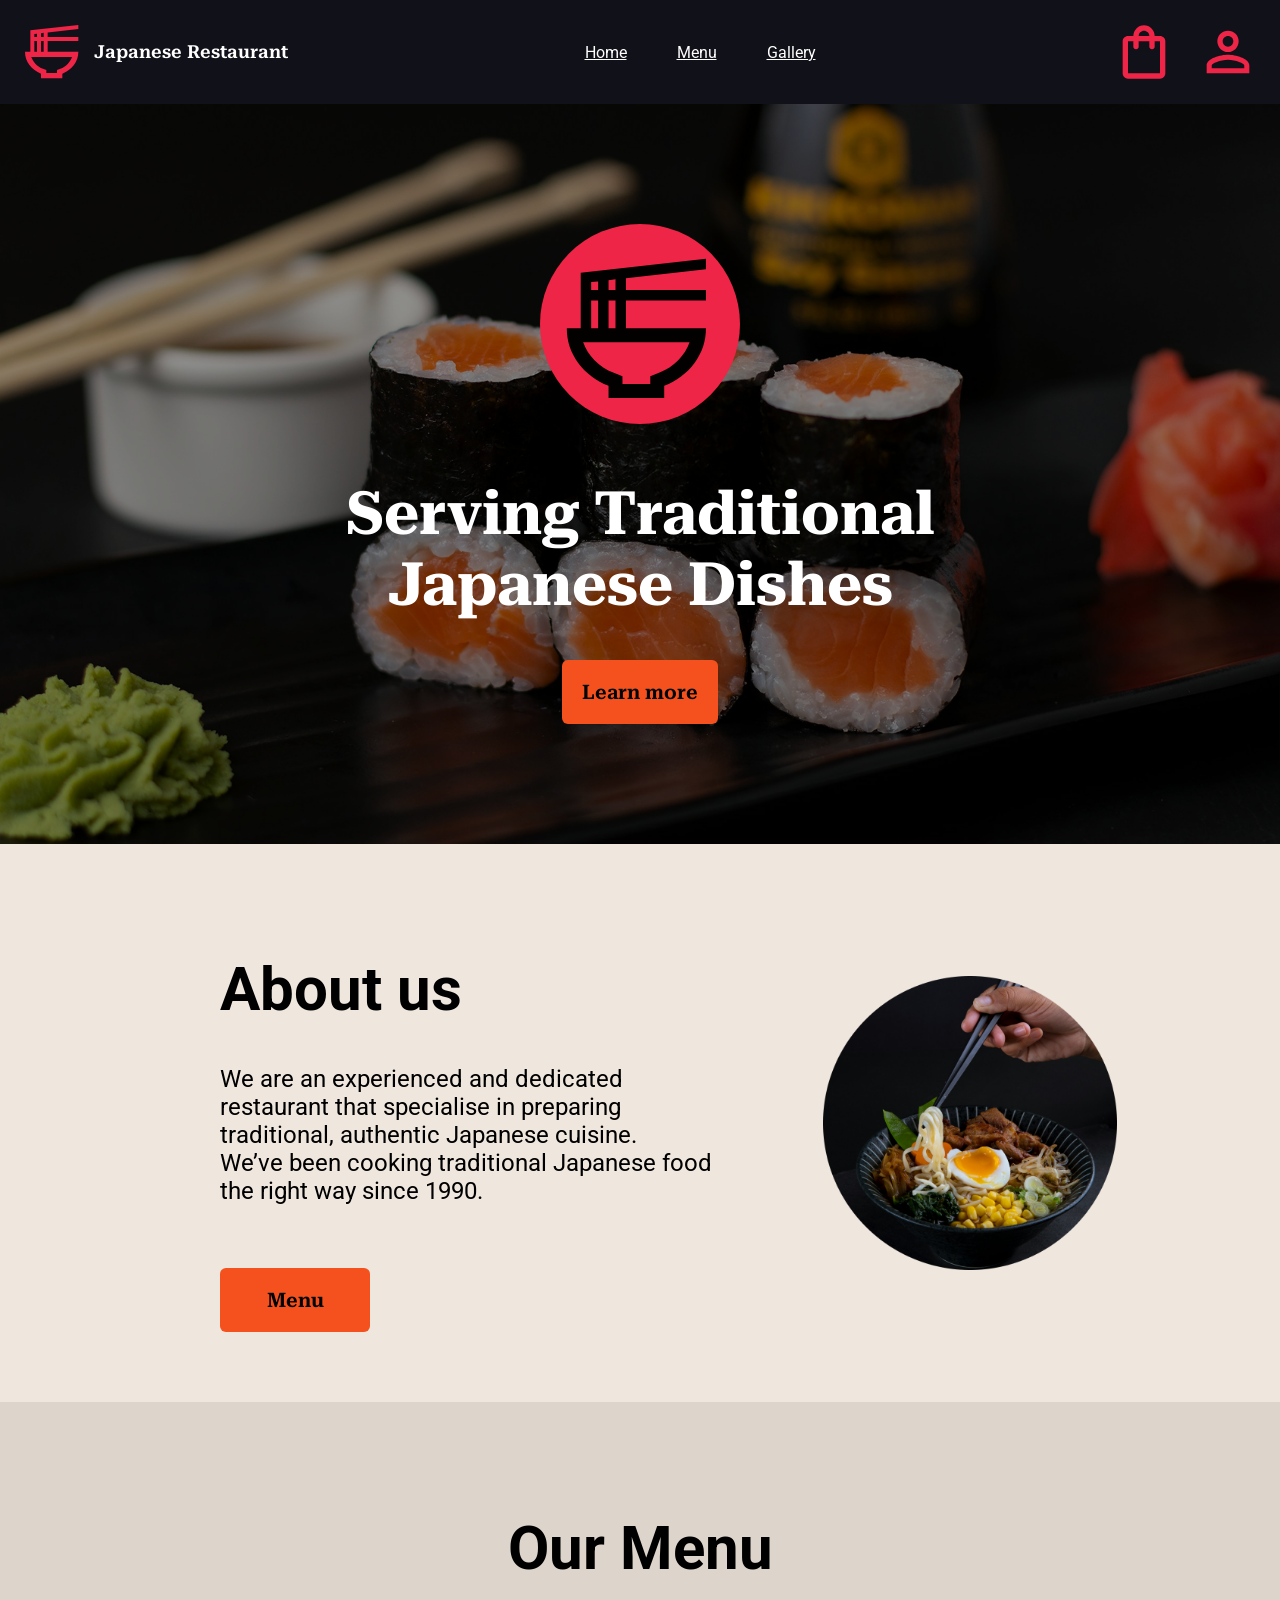
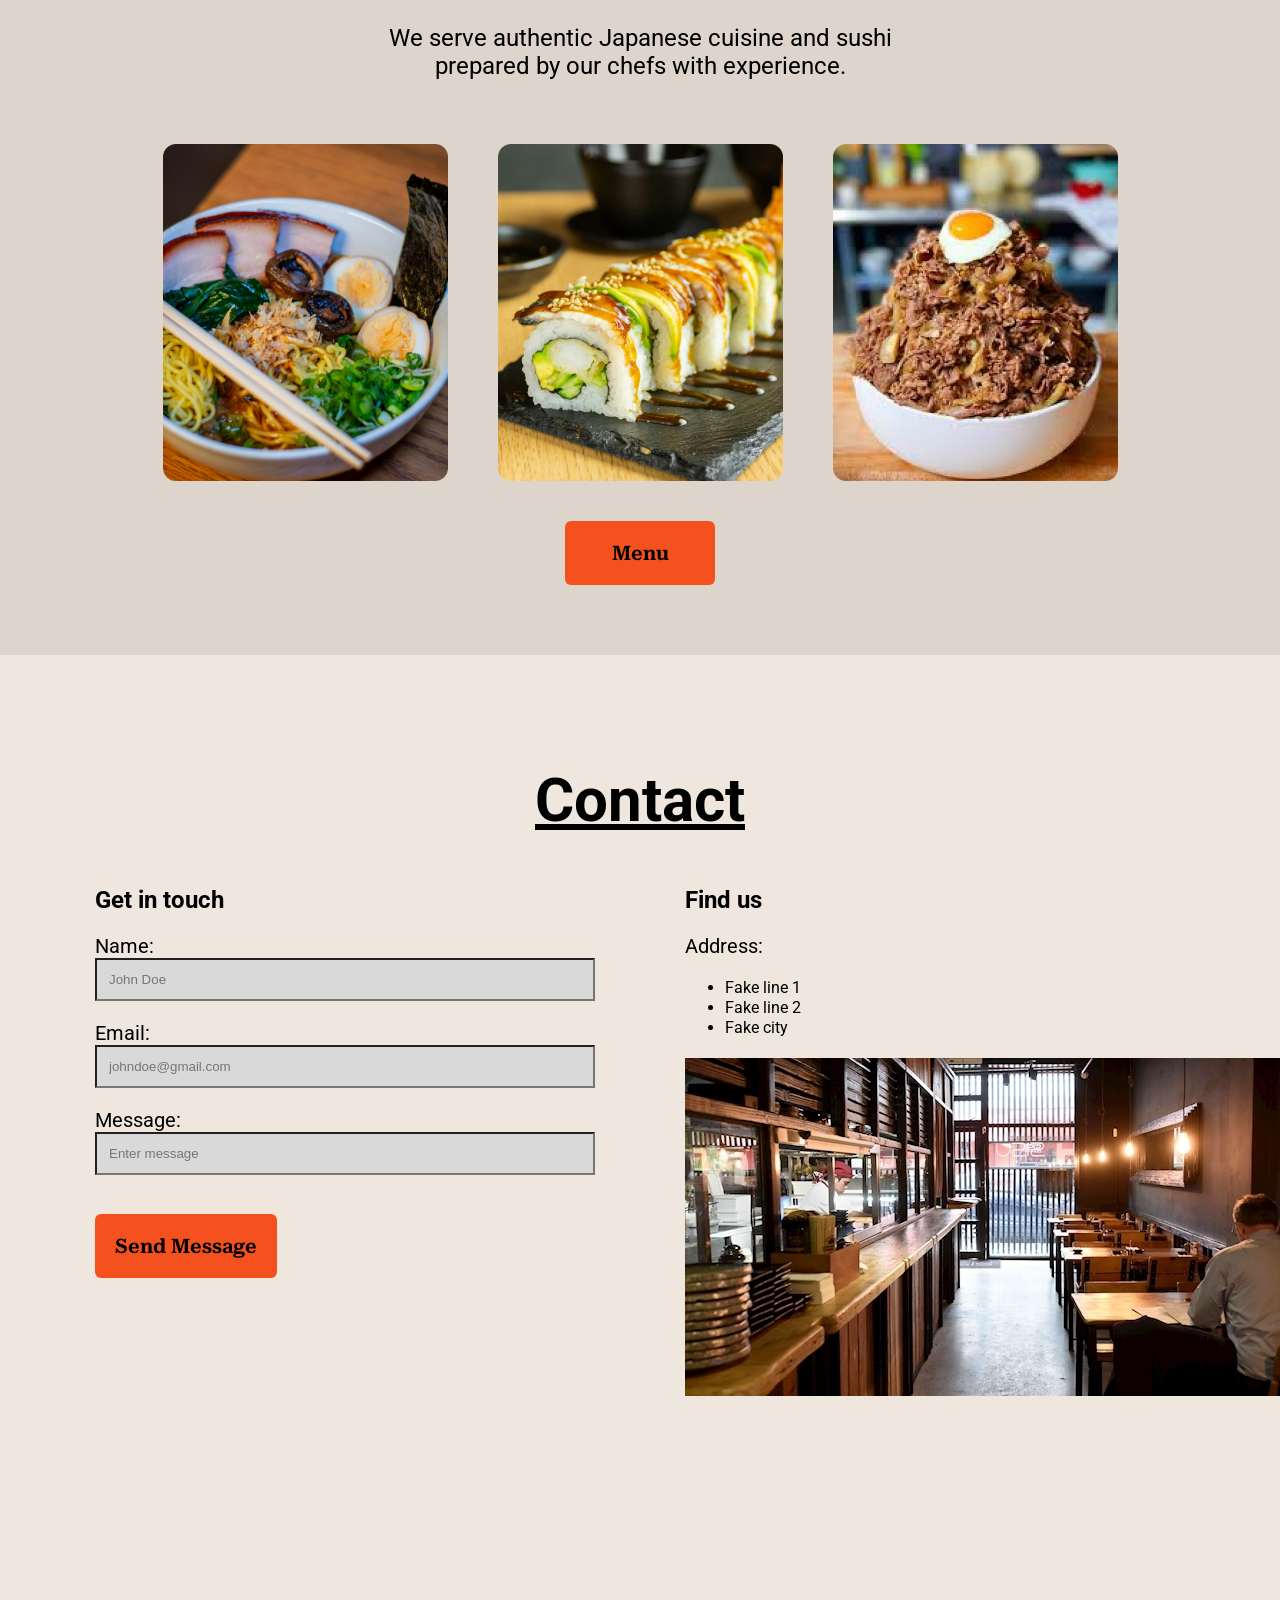
<file: index.html>
<!doctype html>
<html lang="en">
  <head>
    <link rel="preconnect" href="https://fonts.googleapis.com">
<link rel="preconnect" href="https://fonts.gstatic.com" crossorigin>
<link href="https://fonts.googleapis.com/css2?family=Roboto+Serif:ital,opsz,wght,GRAD@0,8..144,600,1;1,8..144,600,1&display=swap" rel="stylesheet">
    <meta charset="UTF-8" />
    <meta name="viewport" content="width=device-width, initial-scale=1.0" />
    <title>Japanese Restaurant</title>
    <link
      rel="stylesheet"
      href="https://cdnjs.cloudflare.com/ajax/libs/font-awesome/4.7.0/css/font-awesome.min.css"
    />
    <link rel="preconnect" href="https://fonts.googleapis.com" />
    <link rel="preconnect" href="https://fonts.gstatic.com" crossorigin />
    <link
      href="https://fonts.googleapis.com/css2?family=Roboto:wght@400;700&display=swap"
      rel="stylesheet"
    />

    <link rel="stylesheet" href="style.css" />

    <style>
      .RobotoSerif{
  font-family: "Roboto Serif", serif;
  font-optical-sizing: auto;
  font-weight: 600;
  font-style: normal;
  font-variation-settings:
    "wdth" 100,
    "GRAD" 1;
      }
      .fa {
        font-size: 64px;
      }

      header,
      .logo,
      .accountAndCart,
      .links {
        display: flex;
        justify-content: space-between;
        align-items: center;
      }

      .accountAndCart {
        gap: 20px;
      }

      .links {
        gap: 50px;
      }
      body {
        margin: 0%;
      }

      h1 {
        font-size: 60px;
      }
      
    .container1 {
      display: flex;
        background-color: #EFE6DD;
        align-items: center;
        justify-content: center;
        flex-wrap: wrap;
        gap: 40px;
        padding-left: 220px;
        padding-top: 70px;
        padding-bottom: 70px;
        padding-right: 100px;
    }
.container2 {
      display: flex;
        background-color: #DDD4CB;
        align-items: center;
        justify-content: center;
       flex-direction: column;
        gap: 40px;
        padding: 70px;
        text-align: center;
    }
    .container3{
      display: flex;
        background-color: #EFE6DD;
        align-items: flex-start;
        text-align: center;
        justify-content: center;
        flex-wrap: wrap;
        column-gap: 70px;
        row-gap: 20px;
        padding: 70px;
        text-align: center;
    }
    .button {
      display: inline-block;
      border-radius: 6px;
      background-color: #f4511e;
      border: none;
      color: black;
      text-align: center;
      font-size: 20px;
      padding: 20px;
      width: 150px;
      cursor: pointer;
    }
    .button2 {
      display: inline-block;
      border-radius: 6px;
      background-color: #f4511e;
      border: none;
      color: black;
      text-align: center;
      font-size: 20px;
      padding: 20px;
      width: auto;
      cursor: pointer;
    }
   
    .button span {
      display: inline-block;
      position: relative;
      transition: 0.5s;
    }

    .button span:after {
      content: '\00bb';
      position: absolute;
      opacity: 0;
      right: -15px;
      transition: 0.5s;
    }

    .button:hover span {
      padding-right: 20px;
    }

    .button:hover span:after {
      opacity: 1;
      right: 0;
    }
    .button2 span {
      display: inline-block;
      position: relative;
      transition: 0.5s;
    }

    .button2 span:after {
      content: '\00bb';
      position: absolute;
      opacity: 0;
      right: -15px;
      transition: 0.5s;
    }

    .button2:hover span {
      padding-right: 20px;
    }

    .button2:hover span:after {
      opacity: 1;
      right: 0;
    }
    
    
    .RamenLogo img{
      width: 200px;
      height: auto;
      margin-bottom: 20px;
    }
    .text1 {
      flex: 0 1 auto;
      max-width: 500px;
      min-width: 250px;
      text-align: left;
    }

    p {
      font-size: 20px;
    }
    .text2{
        max-width: 1000px;
        margin-bottom: 0;
        
    }
    .text3{
      font-size: 60px;
      text-underline-position: below;
    }
    .OurMenuimg{
        border-radius: 0px;
        display: flex;
        justify-content: center;
        gap: 50px;
        align-items: center;
        flex-wrap: wrap;
        
    }
    .container3 h1{
      width: 100%;
      margin-bottom: 0;
    }
    .getInTouch{
      gap:20px;
      padding: 10px;
      text-align: left;
      max-width: 500px;
      flex:1;
      min-width: 300px;
      
    }
    .findUs{
      gap:20px;
      padding: 10px;
      text-align: left;
      max-width: 500px;
      flex: 1;
    }
    input[type="text"],
    input[type="email"],
    textarea{
      width: 100%;
      padding:12px;
      background-color: #D9D9D9;
      box-sizing: border-box;
    }
    input:focus, textarea:focus{
      border: 1px solid black;
    }
    ul{
      line-height: 20px;
    }
    .OurMenuimg img{
      min-width: 200px;
      max-width: 100%;
      height: auto;
    }
    .TitleDiv{
      background-image: url("./Assets/Images/Home/TitleSectionCover.png");
      background-repeat: no-repeat;
      background-size: cover;
      background-position: center;
      align-items: center;
      display: flex;
      gap: 20px;
      flex-direction: column;
      justify-content: center;
      padding: 120px 20px;
    }
    .TitleDiv h1{
      margin-top: 10px;
      max-width: 800px;
      color: white;
      max-width: 650px;
      text-align: center;
      margin-bottom: 20px;
      ;
    }
    .Aboutimage{
      flex: 1;
      display: flex;
      justify-content: center;
      min-width: 300px;
    }
    .Aboutimage img {
      width: 70%;;
    }
    @media (max-width: 768px) {
        img {
          width: 80%;
        }

        .links {
          gap: 15px;
        }
        .container1{
          padding: 60px 20px;
          flex-direction: column;
          text-align: center;
          gap: 30px;
        }
        .text1{
          max-width: 100%;
          min-width: none;
          text-align: center;
        }
        .Aboutimage{
          width: 100%;
          order: 2;
        }
        .Aboutimage img{
          width: 90%;
          max-width: 400px;
        }
      }

      @media (max-width: 480px) {
        .img {
          width: 60%;
        }

        .menu_items {
          width: 60%;
        }

        header {
          flex-direction: column;
          padding: 10px;
        }
      }
      /* .logo {
        display: flex;
        justify-content: space-between;
      } */
    </style>
  </head>
  <body>
    <header>
      <section class="logo">
        <img src="./Assets/Icons/Logo-Ramen.svg" />
        <p><span class="RobotoSerif">Japanese Restaurant</span></p>
      </section>
      <section class="links">
        <a href="index.html">Home</a>
        <a href="menu.html">Menu</a>
        <a href="gallery.html">Gallery</a>
      </section>
      <section class="accountAndCart">
        <img src="./Assets/Icons/ShoppingCart.svg" alt="" />
        <img src="./Assets/Icons/AccountIcon.svg" alt="" />
      </section>
    </header>
    
      <div class="TitleDiv">
      
      <div class="RamenLogo">
      <img src="./Assets/Icons/RamenLogo.svg">
      </div>
      <div class="RobotoSerif">
      <h1>Serving Traditional Japanese Dishes</h1>
      </div>
      <button  onclick="location.href='#about'" class="button2">
        <span class="RobotoSerif"> Learn more</span>
      </button>
      </div>
    
    <div  id="about" class="container1">
    <div class="text1">
      <h1>About us</h1>
      <p style="font-size: 24px;">We are an experienced and dedicated restaurant that specialise in preparing traditional, authentic Japanese cuisine. <br>We’ve been cooking traditional Japanese food the right way since 1990.</p>
        <br>
      </p>
      <button onclick="location.href='menu.html'"  class="button">
        <span class="RobotoSerif">Menu</span>
      </button>
    </div>
    <div class="Aboutimage">
      <img src="./Assets/Images/Home/aboutus.png" alt="random food pic ig">
      </p>
    </div>
  </div>
  <div class="container2">
    <div class="text2">
    <h1>Our Menu</h1>
    <p style="font-size: 24px;">We serve authentic Japanese cuisine and sushi <br>prepared by our chefs with experience.</p>
    </div>
    <div class="OurMenuimg">
    <img src="./Assets/Images/Home/menu1.png" width="25%">
    <img src="./Assets/Images/Home/menu2.png" width="25%">
    <img src="./Assets/Images/Home/menu3.png" width="25%">
    </div>
    <button  onclick="location.href='menu.html'"   class="button">
        <span class="RobotoSerif">Menu</span>
      </button>
</div>
</div><div class="container3">
     
      <h1><u>Contact</u></h1>
      <div class="getInTouch">
        <form action="index.html" method="get">
        <h2>Get in touch</h2>
        <p><label for="name">Name:<br></label>
        <input type="text" name="name" id="name" required placeholder="John Doe"/>
        </p>
         <p><label for="email">Email:<br></label>
        <input type="email" name="email" id="email" required placeholder="johndoe@gmail.com"/>
        </p>
        <p><label for="message">Message:<br></label>
        <input type="text" name="message" id="message" required placeholder="Enter message"/>

        </p>
        <br>
        <button type="submit" class="button2">
  <span class="RobotoSerif">Send Message</span>
</button>
      </form>
      </div>
      <div class="findUs">
        <h2>Find us</h2>
        <p>
          Address:
          <ul><li>Fake line 1</li>
  <li>Fake line 2</li>
  <li>Fake city</li></ul>
        </p>
        <img src="./Assets/Images/Home/RestaurantPic.jpg">
      </div>
     </div>
     <br><br><br><br><br><br><br>
     <br><br><br>
  </body>
</html>
</file>
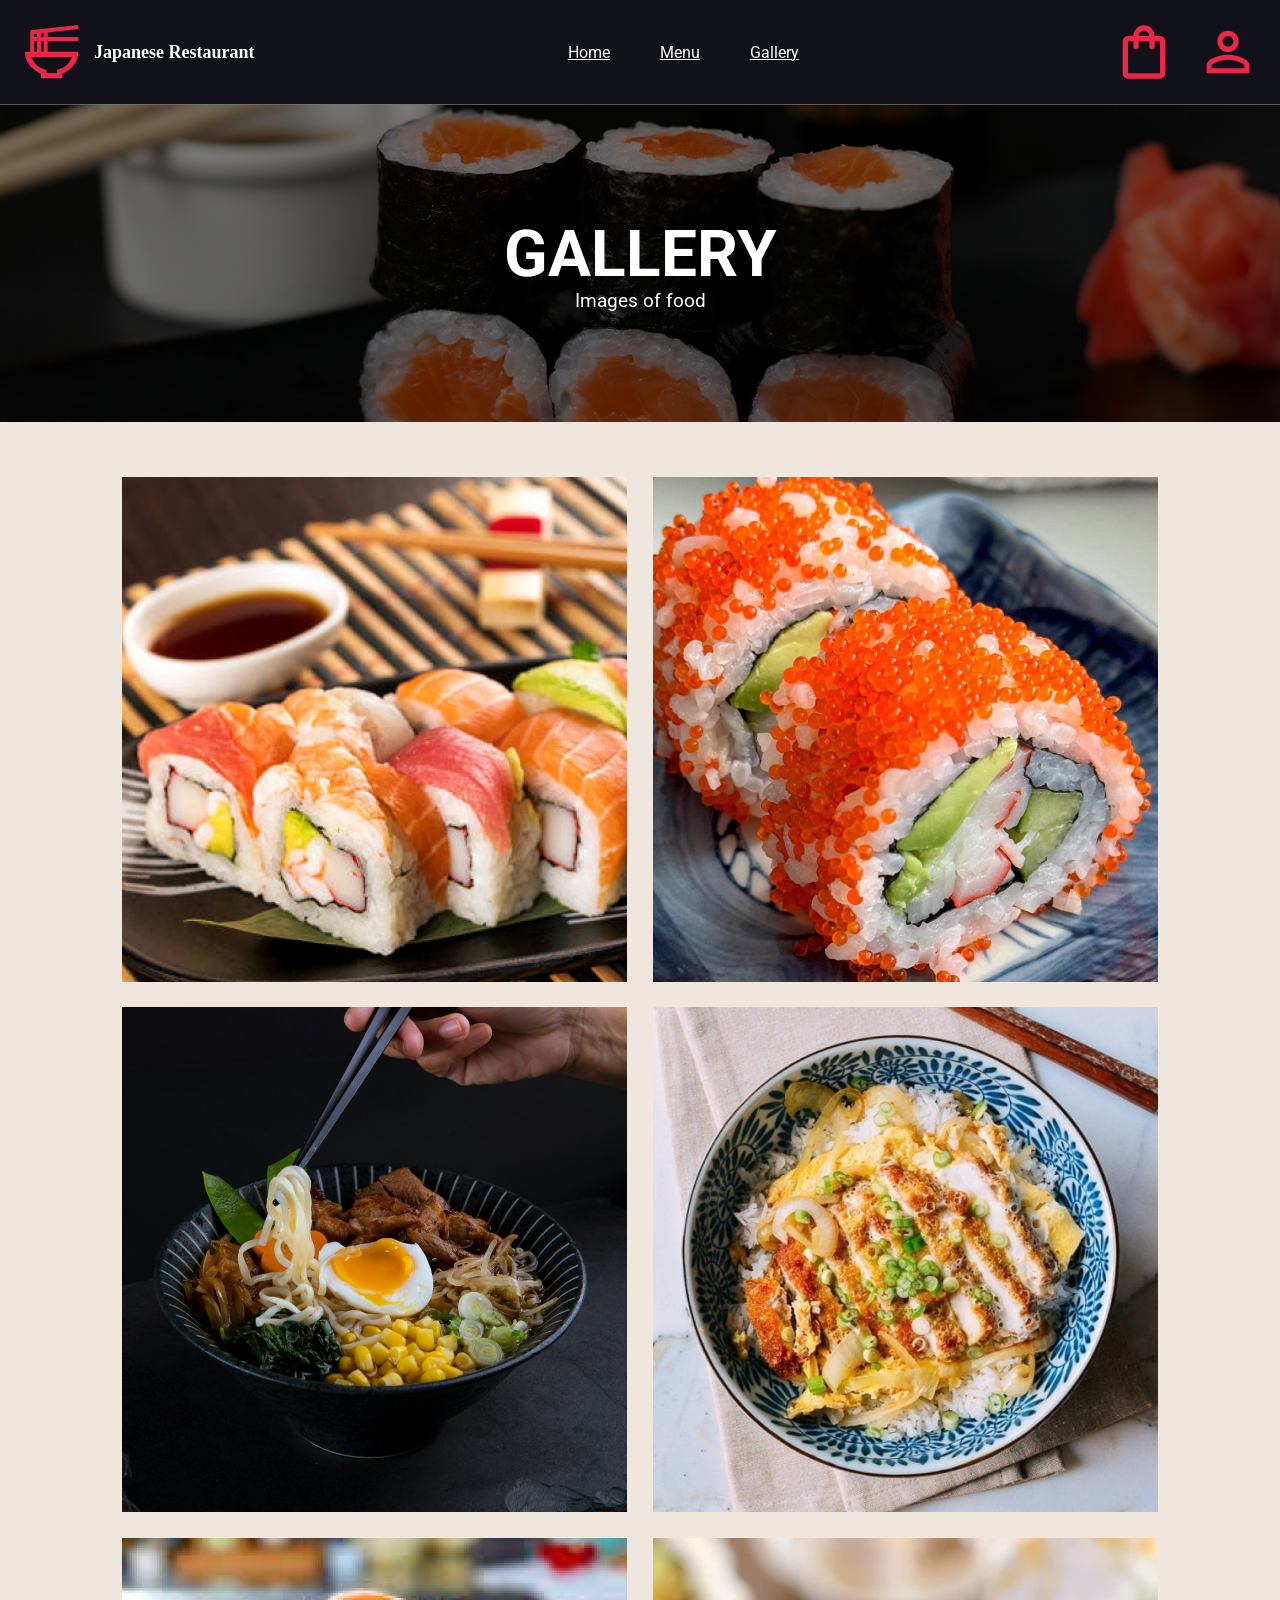
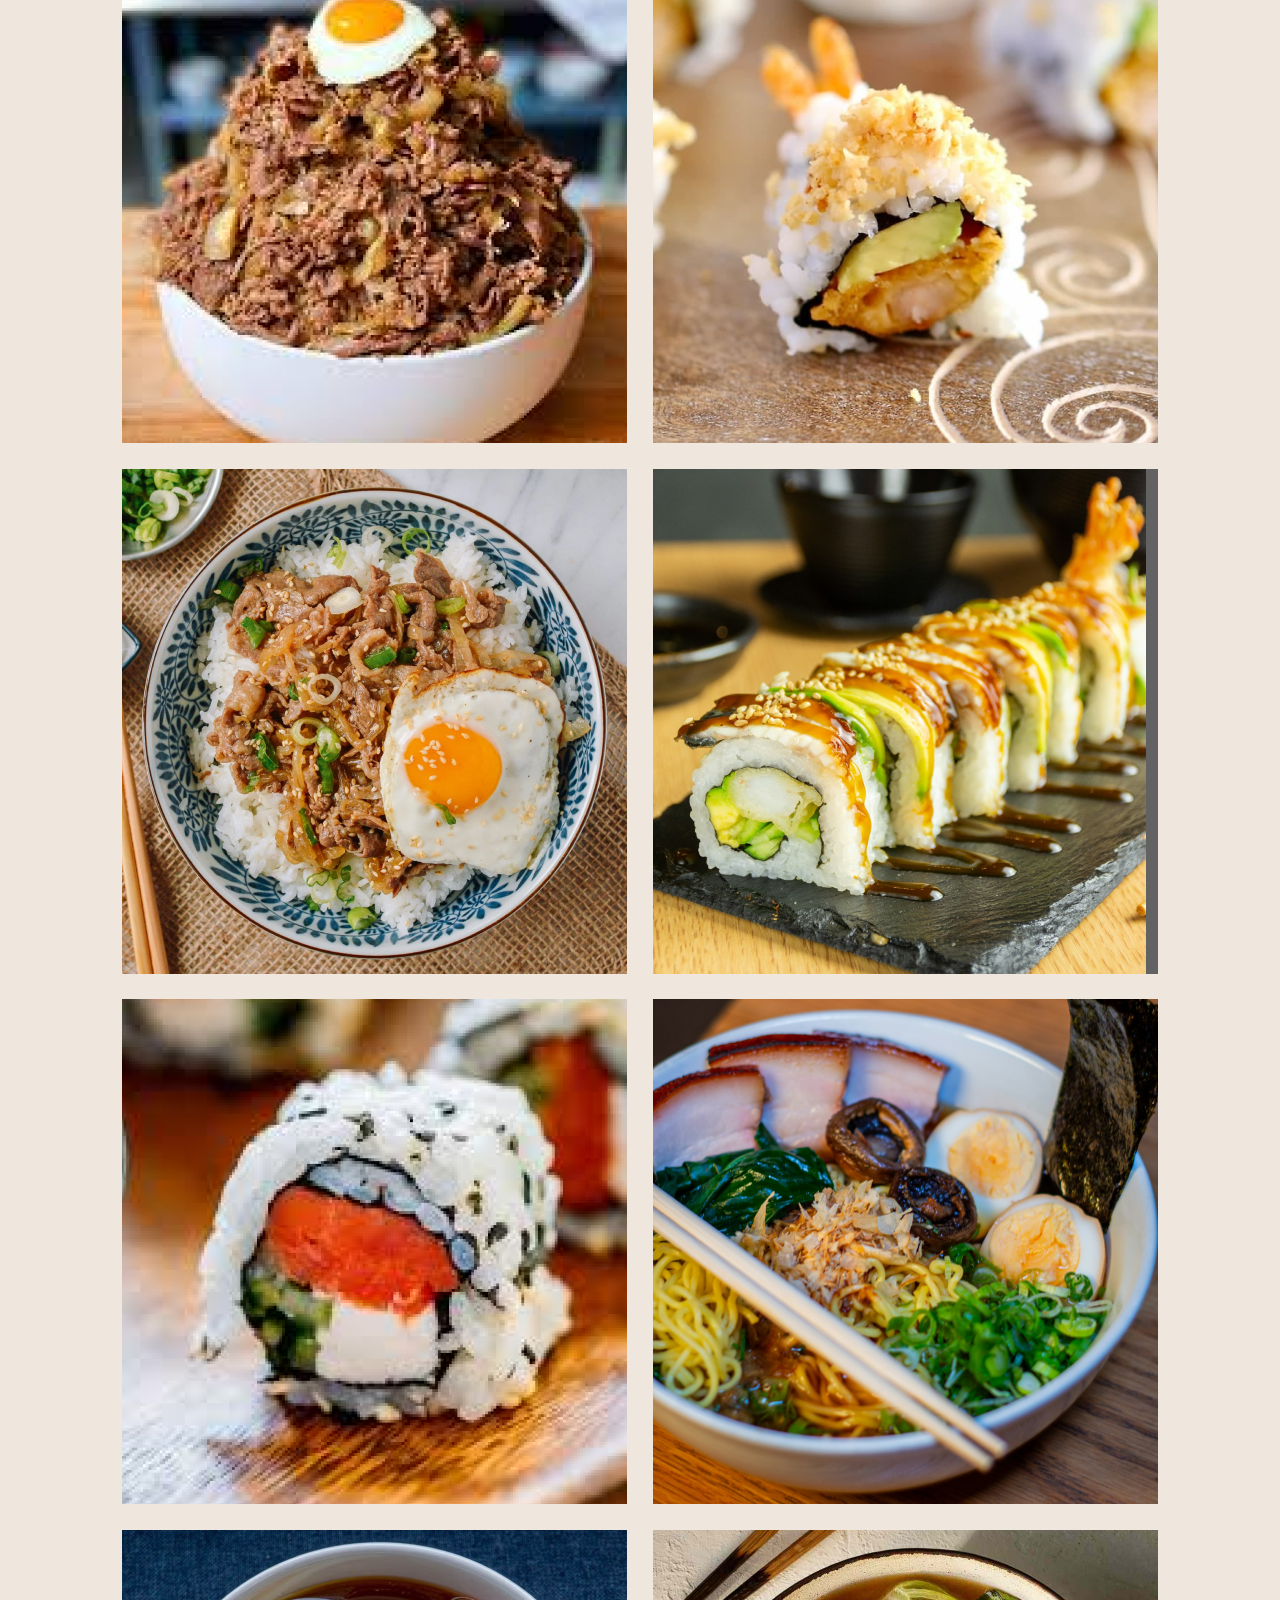
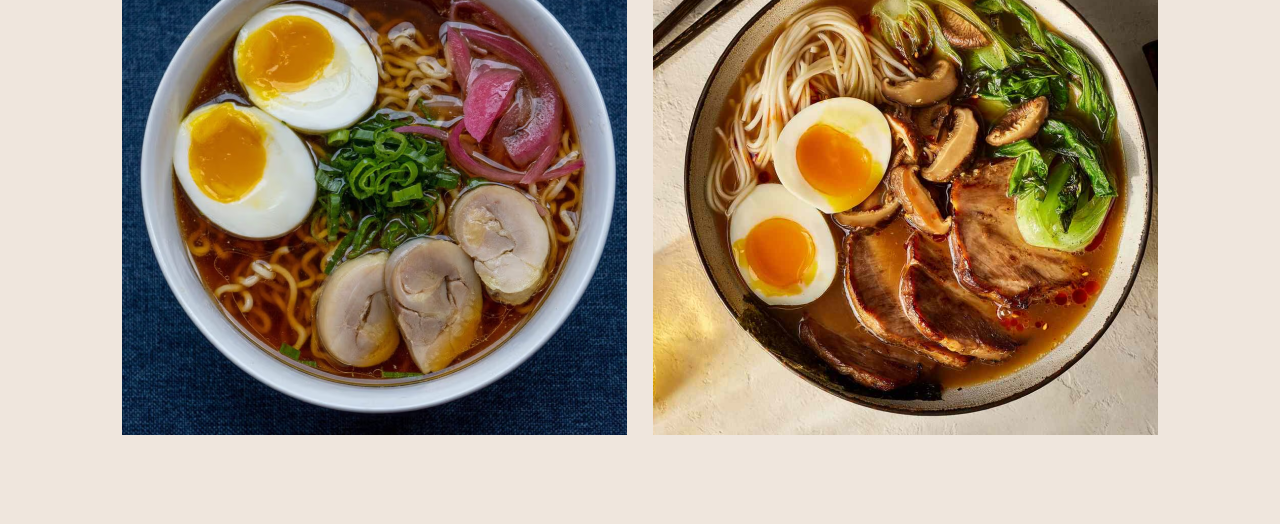
<file: gallery.html>
<!doctype html>
<html lang="en">
  <head>
    <meta charset="UTF-8" />
    <meta name="viewport" content="width=device-width, initial-scale=1.0" />
    <title>Gallery</title>
  </head>
  <link rel="stylesheet" href="style.css" />
  <link rel="preconnect" href="https://fonts.googleapis.com" />
  <link rel="preconnect" href="https://fonts.gstatic.com" crossorigin />
  <link
    href="https://fonts.googleapis.com/css2?family=Roboto:wght@400;700&display=swap"
    rel="stylesheet"
  />
  <style>
    .RobotoSerif{
  font-family: "Roboto Serif", serif;
  font-optical-sizing: auto;
  font-weight: 600;
  font-style: normal;
  font-variation-settings:
    "wdth" 100,
    "GRAD" 1;
      }
      .fa {
        font-size: 64px;
      }

    header,
    .logo,
    .accountAndCart,
    .links {
      display: flex;
      justify-content: space-between;
      align-items: center;
      background-color: #111119;
    }

    .links a {
      color: white;
    }

    .accountAndCart {
      gap: 20px;
    }

    .links {
      gap: 50px;
    }

    .image_row {
      display: flex;
      justify-content: center;
      /* gap: 1%; */
      flex-wrap: wrap;
      /* margin: 5%; */
    }

    .image_row img {
      margin: 1%;
      width: auto;
      height: auto;
    }

    @media (max-width: 768px) {
      .image_row img {
        width: 45%;
      }

      .links {
        gap: 15px;
      }
    }

    @media (max-width: 480px) {
      .image_row img {
        width: 90%;
      }

      header {
        flex-direction: column;
        padding: 10px;
      }
    }
  </style>

  <body>
    <header>
      <section class="logo">
        <img src="./Assets/Icons/Logo-Ramen.svg" />
        <p><span class="RobotoSerif">Japanese Restaurant</span></p>
      </section>
      <section class="links">
        <a href="index.html">Home</a>
        <a href="menu.html">Menu</a>
        <a href="gallery.html">Gallery</a>
      </section>
      <section class="accountAndCart">
        <img src="./Assets/Icons/ShoppingCart.svg" alt="" />
        <img src="./Assets/Icons/AccountIcon.svg" alt="" />
      </section>
    </header>
    <section class="title">
      <img
        src="./Assets/Images/Gallery/Gallery_Menu_Header_Image.png"
        alt="Gallery header image"
      />
      <h1>GALLERY</h1>
      <p>Images of food</p>
    </section>
    <br><br>
    <section class="image_row">
      <img src="./Assets/Images/Gallery/1.png" alt="food image" />
      <img src="./Assets/Images/Gallery/2.png" alt="food image" />
      <img src="./Assets/Images/Gallery/3.png" alt="food image" />
      <img src="./Assets/Images/Gallery/4.png" alt="food image" />
      <img src="./Assets/Images/Gallery/5.png" alt="food image" />
      <img src="./Assets/Images/Gallery/6.png" alt="food image" />
      <img src="./Assets/Images/Gallery/7.png" alt="food image" />
      <img src="./Assets/Images/Gallery/8.png" alt="food image" />
      <img src="./Assets/Images/Gallery/9.png" alt="food image" />
      <img src="./Assets/Images/Gallery/10.png" alt="food image" />
      <img src="./Assets/Images/Gallery/11.png" alt="food image" />
      <img src="./Assets/Images/Gallery/12.png" alt="food image" />
    </section>
    <br />
    <br />
    <br />
    <br />
  </body>
</html>
</file>
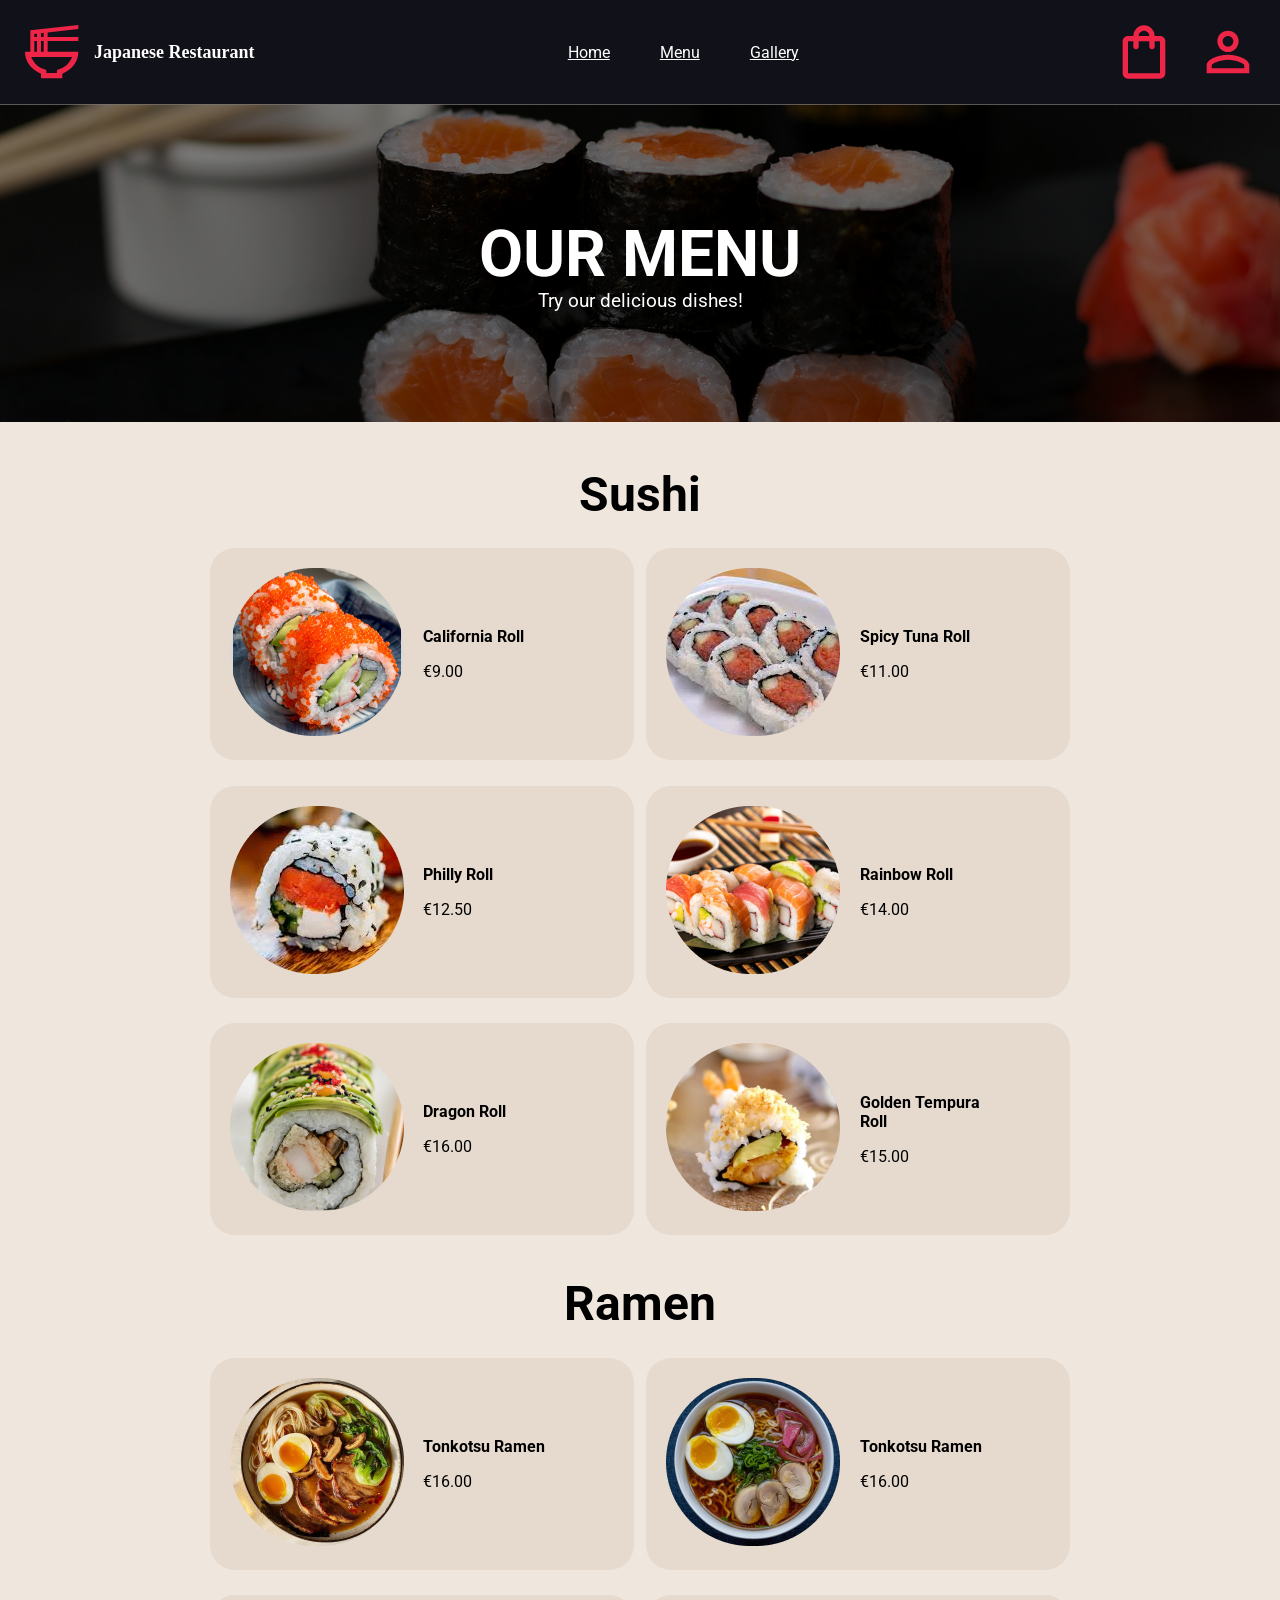
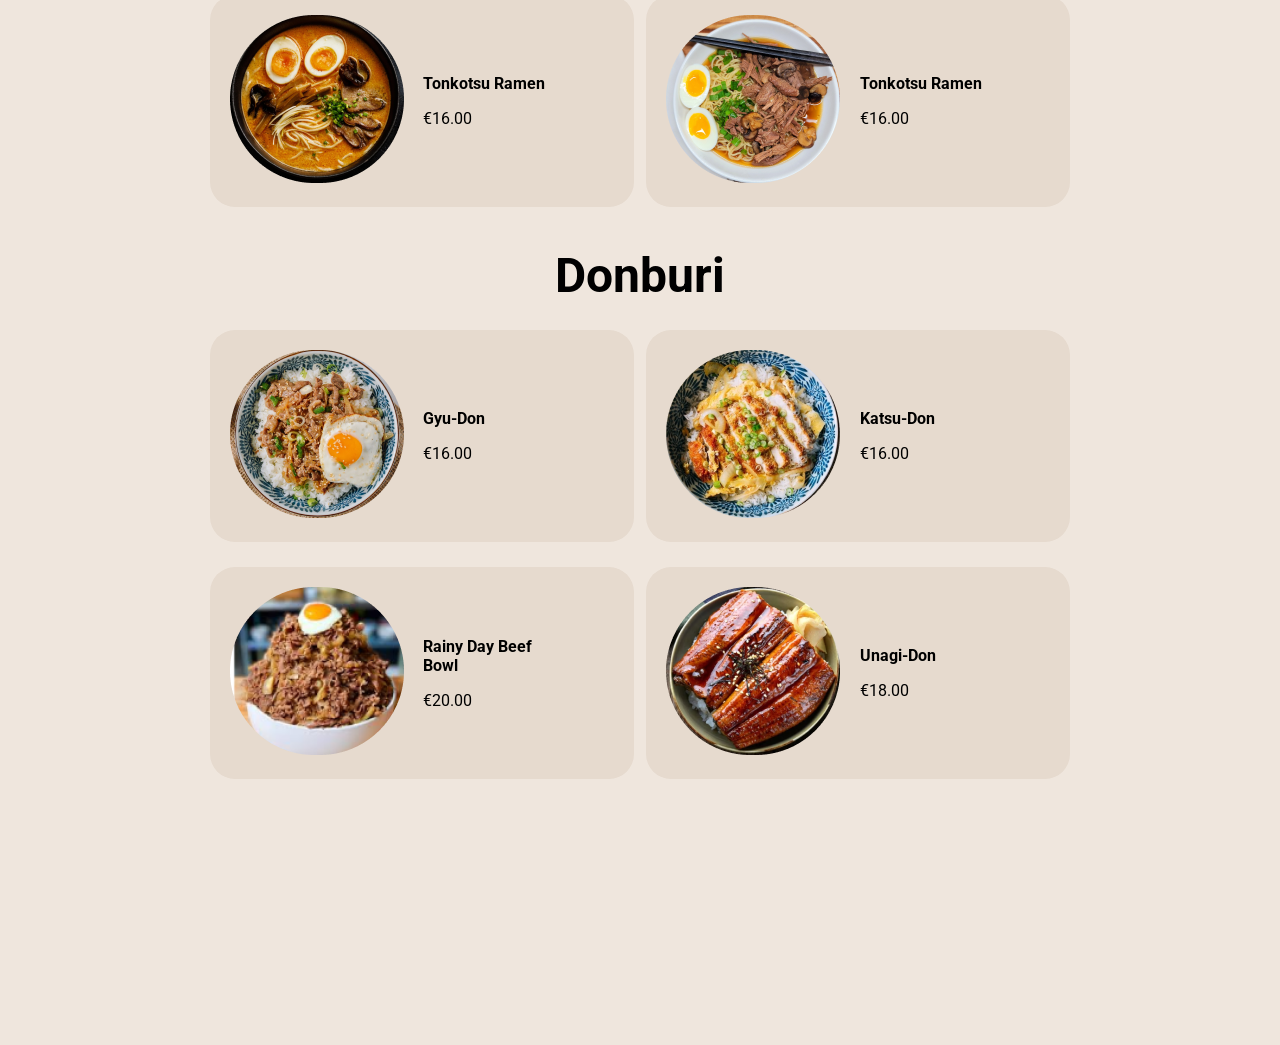
<file: menu.html>
<!doctype html>
<html lang="en">
  <head>
    <meta charset="UTF-8" />
    <meta name="viewport" content="width=device-width, initial-scale=1.0" />
    <title>Menu</title>
    <link rel="stylesheet" href="style.css" />
    <link rel="preconnect" href="https://fonts.googleapis.com" />
    <link rel="preconnect" href="https://fonts.gstatic.com" crossorigin />
    <link
      href="https://fonts.googleapis.com/css2?family=Roboto:wght@400;700&display=swap"
      rel="stylesheet"
    />
    <style>
      .RobotoSerif{
  font-family: "Roboto Serif", serif;
  font-optical-sizing: auto;
  font-weight: 600;
  font-style: normal;
  font-variation-settings:
    "wdth" 100,
    "GRAD" 1;
      }
      .fa {
        font-size: 64px;
      }

      .menu_section {
        display: flex;
        justify-content: center;
        gap: 1%;
        flex-wrap: wrap;
        margin-top: -40px;
      }

      h2 {
        text-align: center;
        font-size:3rem;
      }

      .menu_items {
        display: flex;
        align-items: center;
        gap: 5%;
        width: 30%;
        margin-top:2%;
        background-color: #e6dace;
        padding: 20px;
        border-radius: 25px;
      }

      .menu_details {
        /* flex-grow: 1; */
        width: 35%;
      }

      .menu_item_name {
        font-weight: 700;
        /* white-space: nowrap; */
      }

      @media (max-width: 768px) {
        img {
          width: 80%;
        }

        .links {
          gap: 15px;
        }
      }

      @media (max-width: 480px) {
        .img {
          width: 60%;
        }

        .menu_items {
          width: 60%;
        }

        header {
          flex-direction: column;
          padding: 10px;
        }
      }
      </style>
  </head>
  <body>
    <header>
      <section class="logo">
        <img src="./Assets/Icons/Logo-Ramen.svg" />
        <p><span class="RobotoSerif">Japanese Restaurant</span></p>
      </section>
      <section class="links">
        <a href="index.html">Home</a>
        <a href="menu.html">Menu</a>
        <a href="gallery.html">Gallery</a>
      </section>
      <section class="accountAndCart">
        <img src="./Assets/Icons/ShoppingCart.svg" alt="" />
        <img src="./Assets/Icons/AccountIcon.svg" alt="" />
      </section>
    </header>

    <section class="title">
      <img
        src="./Assets/Images/Gallery/Gallery_Menu_Header_Image.png"
        alt="Gallery header image"
      />
      <h1>OUR MENU</h1>
      <p>Try our delicious dishes!</p>
    </section>

    <section class="menu">
      <h2>Sushi</h2>
      <section class="menu_section">
        <div class="menu_items">
          <div class="menu_image">
            <img src="./Assets/Images/Menu/Sushi/1.png" alt="Sushi Image" />
          </div>
          <div class="menu_details">
            <p class="menu_item_name">California Roll</p>
            <p class="menu_item_price">€9.00</p>
          </div>
        </div>

        <div class="menu_items">
          <div class="menu_image">
            <img src="./Assets/Images/Menu/Sushi/2.png" alt="Sushi Image" />
          </div>
          <div class="menu_details">
            <p class="menu_item_name">Spicy Tuna Roll</p>
            <p class="menu_item_price">€11.00</p>
          </div>
        </div>
        <div class="menu_items">
          <div class="menu_image">
            <img src="./Assets/Images/Menu/Sushi/3.png" alt="Sushi Image" />
          </div>
          <div class="menu_details">
            <p class="menu_item_name">Philly Roll</p>
            <p class="menu_item_price">€12.50</p>
          </div>
        </div>
        <div class="menu_items">
          <div class="menu_image">
            <img src="./Assets/Images/Menu/Sushi/4.png" alt="Sushi Image" />
          </div>
          <div class="menu_details">
            <p class="menu_item_name">Rainbow Roll</p>
            <p class="menu_item_price">€14.00</p>
          </div>
        </div>
        <div class="menu_items">
          <div class="menu_image">
            <img src="./Assets/Images/Menu/Sushi/5.png" alt="Sushi Image" />
          </div>
          <div class="menu_details">
            <p class="menu_item_name">Dragon Roll</p>
            <p class="menu_item_price">€16.00</p>
          </div>
        </div>
        <div class="menu_items">
          <div class="menu_image">
            <img src="./Assets/Images/Menu/Sushi/6.png" alt="Sushi Image" />
          </div>
          <div class="menu_details">
            <p class="menu_item_name">Golden Tempura Roll</p>
            <p class="menu_item_price">€15.00</p>
          </div>
        </div>
      </section>

      <h2>Ramen</h2>
      <section class="menu_section">
        <div class="menu_items">
          <div class="menu_image">
            <img src="./Assets/Images/Menu/Ramen/1.png" alt="Sushi Image" />
          </div>
          <div class="menu_details">
            <p class="menu_item_name">Tonkotsu Ramen</p>
            <p class="menu_item_price">€16.00</p>
          </div>
        </div>



        <div class="menu_items">
          <div class="menu_image">
            <img src="./Assets/Images/Menu/Ramen/2.png" alt="Sushi Image" />
          </div>
          <div class="menu_details">
            <p class="menu_item_name">Tonkotsu Ramen</p>
            <p class="menu_item_price">€16.00</p>
          </div>
        </div>



        <div class="menu_items">
          <div class="menu_image">
            <img src="./Assets/Images/Menu/Ramen/3.png" alt="Sushi Image" />
          </div>
          <div class="menu_details">
            <p class="menu_item_name">Tonkotsu Ramen</p>
            <p class="menu_item_price">€16.00</p>
          </div>
        </div>

        <div class="menu_items">
          <div class="menu_image">
            <img src="./Assets/Images/Menu/Ramen/4.png" alt="Sushi Image" />
          </div>
          <div class="menu_details">
            <p class="menu_item_name">Tonkotsu Ramen</p>
            <p class="menu_item_price">€16.00</p>
          </div>
        </div>
      </section>

      <h2>Donburi</h2>
      <section class="menu_section">
        <div class="menu_items">
          <div class="menu_image">
            <img src="./Assets/Images/Menu/Donburi/1.png" alt="Donburi Image" />
          </div>
          <div class="menu_details">
            <p class="menu_item_name">Gyu-Don</p>
            <p class="menu_item_price">€16.00</p>
          </div>
        </div>



        <div class="menu_items">
          <div class="menu_image">
            <img src="./Assets/Images/Menu/Donburi/2.png" alt="Donburi Image" />
          </div>
          <div class="menu_details">
            <p class="menu_item_name">Katsu-Don</p>
            <p class="menu_item_price">€16.00</p>
          </div>
        </div>



        <div class="menu_items">
          <div class="menu_image">
            <img src="./Assets/Images/Menu/Donburi/3.png" alt="Donburi Image" />
          </div>
          <div class="menu_details">
            <p class="menu_item_name">Rainy Day Beef Bowl</p>
            <p class="menu_item_price">€20.00</p>
          </div>
        </div>

        <div class="menu_items">
          <div class="menu_image">
            <img src="./Assets/Images/Menu/Donburi/4.png" alt="Donburi Image" />
          </div>
          <div class="menu_details">
            <p class="menu_item_name">Unagi-Don</p>
            <p class="menu_item_price">€18.00</p>
          </div>
        </div>
      </section>
    </section>
    <br><br><br><br><br><br><br><br><br><br><br><br><br><br>
  </body>
</html>
</file>
<file: style.css>
body {
  margin: 0px;
  font-family: "Roboto";
  background-color: #efe6dd;
}

header,
.logo,
.accountAndCart,
.links {
  display: flex;
  justify-content: space-between;
  align-items: center;
  background-color: #111119;
}

header {
  padding: 20px;
}

.logo p {
  color: white;
  font-family: 'Times New Roman', Times, serif;
  font-size: large;
  font-weight: bolder;
  margin-left: 10px;
}

.links a {
  color: white;
}

.links a:hover {
  color: rgb(251, 145, 145);
  font-weight: bolder;
}

.accountAndCart {
  gap: 20px;
}

.links {
  gap: 50px;
}

.title {
  position: relative;
  text-align: center;
  color: white;
}

.title img {
  width: 100%;
  height: auto;
}

.title h1 {
  position: absolute;
  transform: translate(-50%, -50%);
  top: 30%;
  left: 50%;
  font-size: 5vw;
}

.title p {
  position: absolute;
  transform: translate(-50%, -50%);
  top: 55%;
  left: 50%;
  font-size: 1.5vw;
}
</file>
